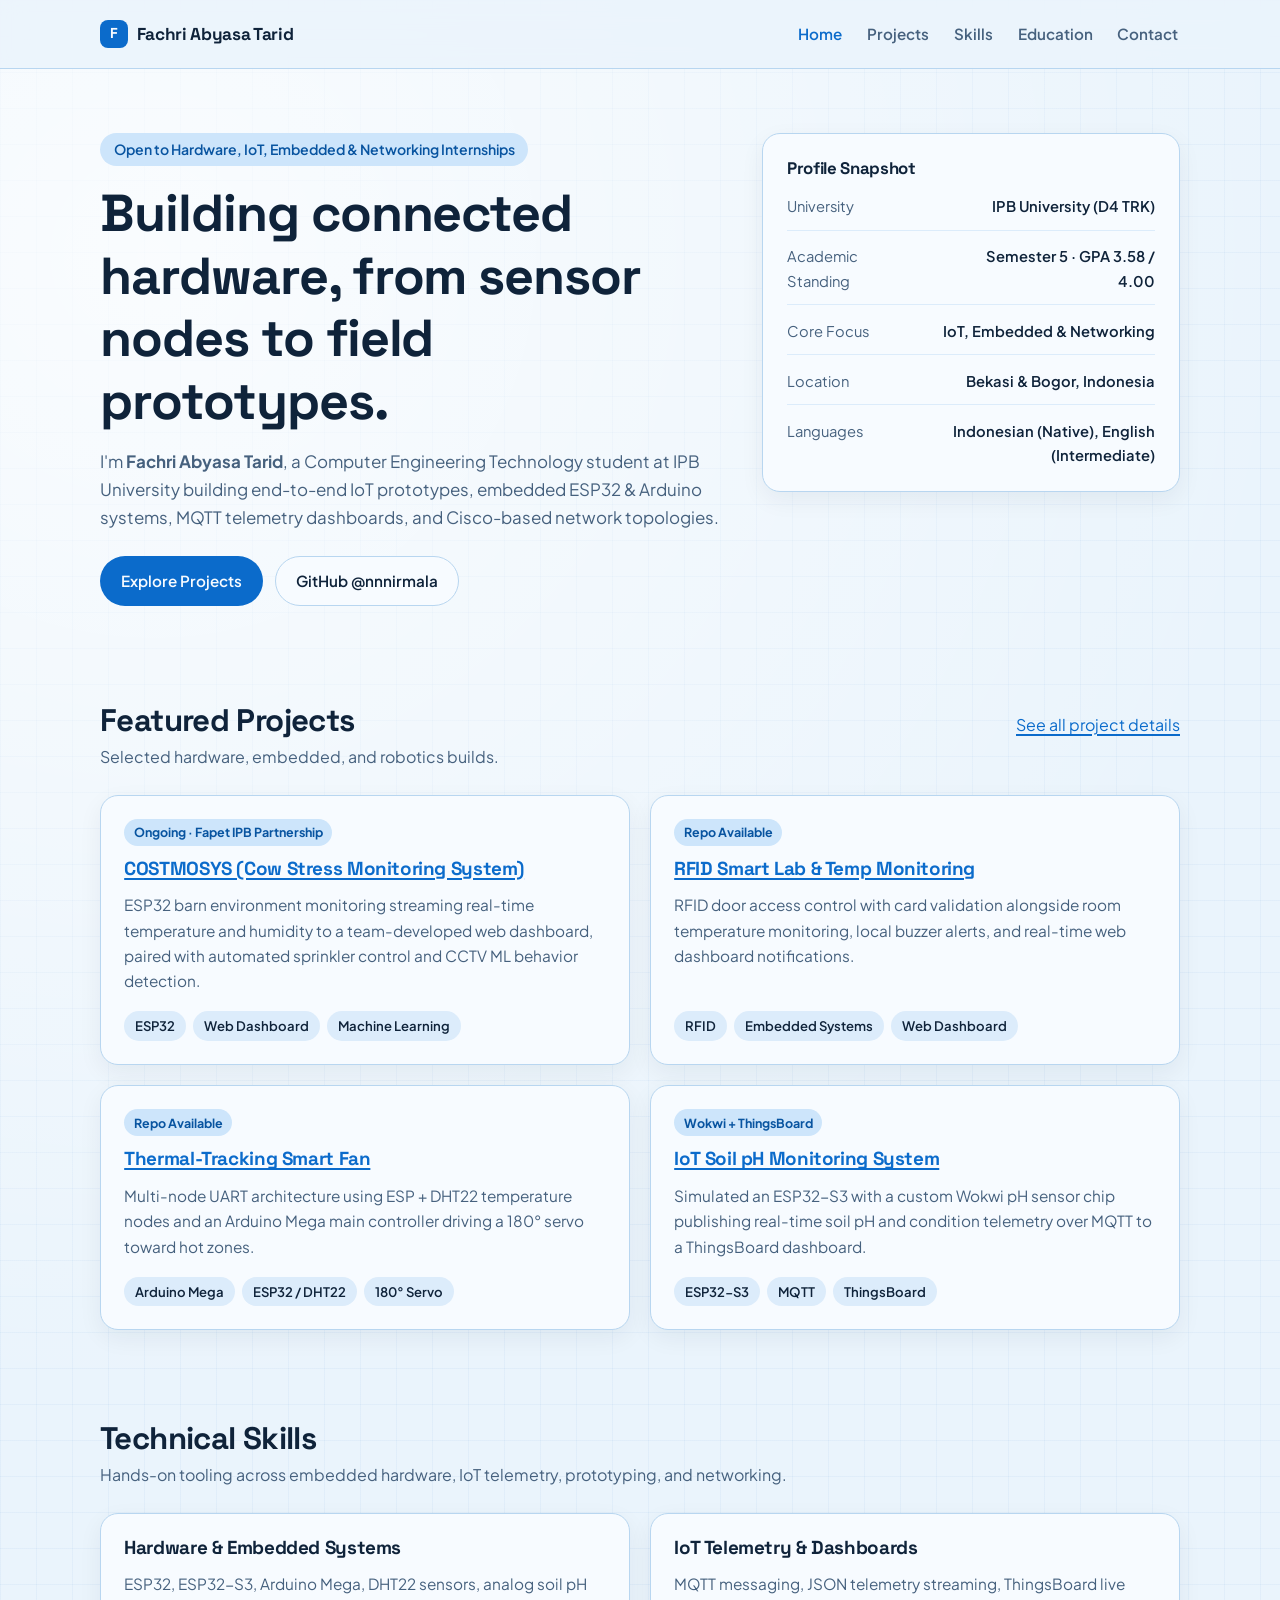
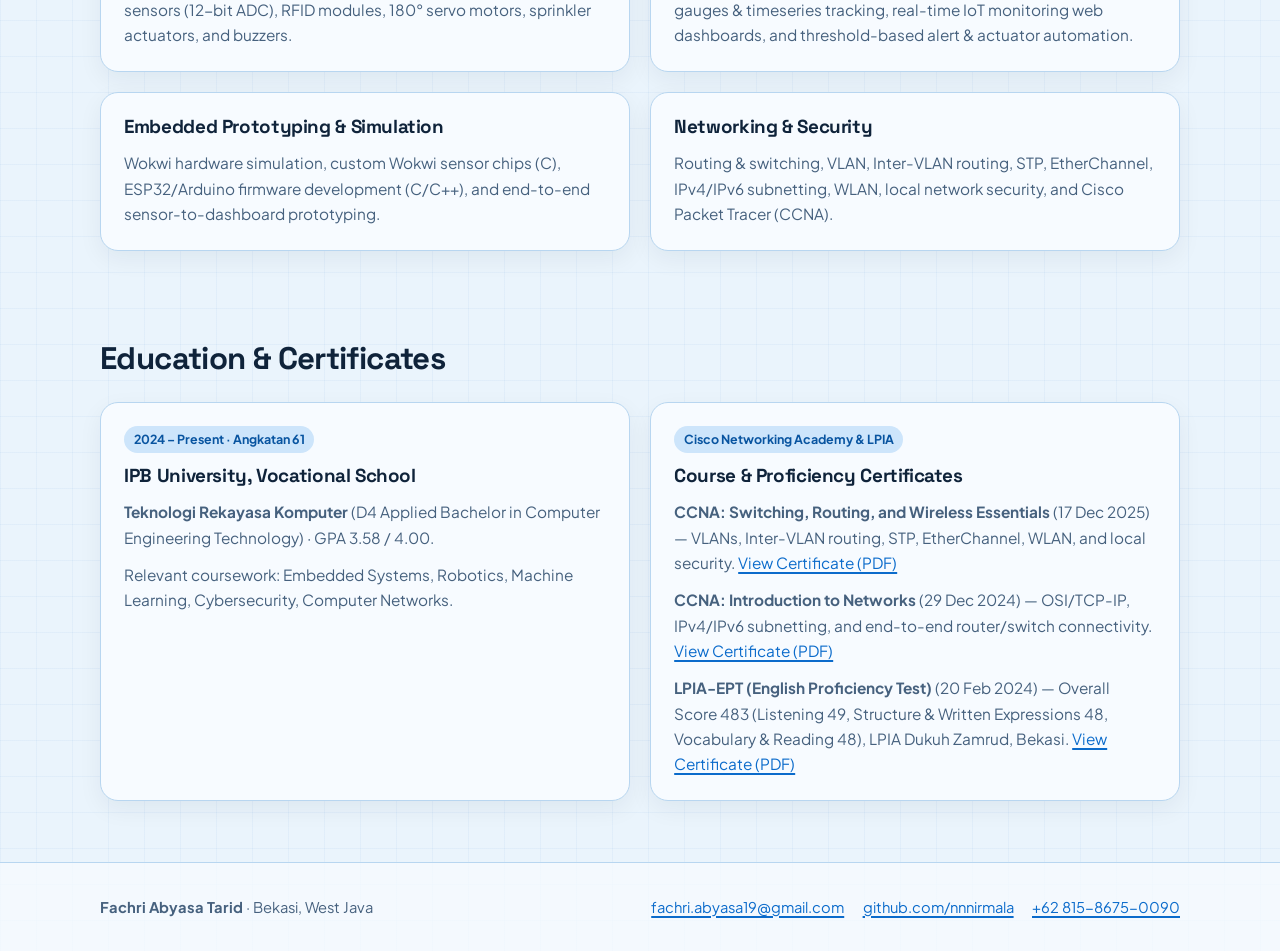
<file: index.html>
<!doctype html>
<html lang="en">
  <head>
    <meta charset="UTF-8">
    <meta name="viewport" content="width=device-width, initial-scale=1">
    <meta name="theme-color" content="#eaf4fc">
    <meta name="description" content="Portfolio of Fachri Abyasa Tarid — Computer Engineering Technology student at IPB University focused on IoT, embedded systems, robotics, and networking.">
    <link rel="icon" href="favicon.svg" type="image/svg+xml">
    <link rel="preconnect" href="https://fonts.googleapis.com">
    <link rel="preconnect" href="https://fonts.gstatic.com" crossorigin>
    <link href="https://fonts.googleapis.com/css2?family=Plus+Jakarta+Sans:wght@400;500;600;700&family=Space+Grotesk:wght@600;700&display=swap" rel="stylesheet">
    <link rel="stylesheet" href="styles.css?v=4">
    <script src="app.js" defer></script>
    <title>Fachri Abyasa Tarid — IoT, Embedded &amp; Hardware Portfolio</title>
  </head>
  <body>
    <a class="skip-link" href="#main">Skip to content</a>

    <header class="site-header">
      <div class="wrap header-inner">
        <a class="brand" href="index.html">
          <span class="brand-mark" aria-hidden="true">F</span>
          <span>Fachri Abyasa Tarid</span>
        </a>
        <nav aria-label="Main navigation">
          <button class="nav-toggle" type="button" aria-expanded="false" aria-controls="nav-menu">Menu</button>
          <ul id="nav-menu" class="nav-list">
            <li><a href="index.html" aria-current="page">Home</a></li>
            <li><a href="projects.html">Projects</a></li>
            <li><a href="#skills">Skills</a></li>
            <li><a href="#education">Education</a></li>
            <li><a href="#contact">Contact</a></li>
          </ul>
        </nav>
      </div>
    </header>

    <main id="main" tabindex="-1">
      <section class="hero">
        <div class="wrap hero-grid">
          <div>
            <span class="role-pill">Open to Hardware, IoT, Embedded &amp; Networking Internships</span>
            <h1>Building connected hardware, from sensor nodes to field prototypes.</h1>
            <p class="hero-lead">
              I'm <strong>Fachri Abyasa Tarid</strong>, a Computer Engineering Technology student at IPB University
              building end-to-end IoT prototypes, embedded ESP32 &amp; Arduino systems, MQTT telemetry dashboards,
              and Cisco-based network topologies.
            </p>
            <div class="btn-row">
              <a class="btn btn-primary" href="projects.html">Explore Projects</a>
              <a class="btn btn-secondary" href="https://github.com/nnnirmala" target="_blank" rel="noopener noreferrer">GitHub @nnnirmala</a>
            </div>
          </div>

          <aside class="spec-card" aria-label="Quick profile summary">
            <h2>Profile Snapshot</h2>
            <dl class="spec-list">
              <div class="spec-item">
                <dt class="spec-label">University</dt>
                <dd class="spec-value">IPB University (D4 TRK)</dd>
              </div>
              <div class="spec-item">
                <dt class="spec-label">Academic Standing</dt>
                <dd class="spec-value">Semester 5 · GPA 3.58 / 4.00</dd>
              </div>
              <div class="spec-item">
                <dt class="spec-label">Core Focus</dt>
                <dd class="spec-value">IoT, Embedded &amp; Networking</dd>
              </div>
              <div class="spec-item">
                <dt class="spec-label">Location</dt>
                <dd class="spec-value">Bekasi &amp; Bogor, Indonesia</dd>
              </div>
              <div class="spec-item">
                <dt class="spec-label">Languages</dt>
                <dd class="spec-value">Indonesian (Native), English (Intermediate)</dd>
              </div>
            </dl>
          </aside>
        </div>
      </section>

      <section class="section" id="featured-projects">
        <div class="wrap">
          <div class="section-head">
            <div>
              <h2>Featured Projects</h2>
              <p class="section-sub">Selected hardware, embedded, and robotics builds.</p>
            </div>
            <a href="projects.html">See all project details</a>
          </div>

          <div class="grid-2">
            <article class="card">
              <span class="status-badge">Ongoing · Fapet IPB Partnership</span>
              <h3><a href="projects.html#cow-heat-stress">COSTMOSYS (Cow Stress Monitoring System)</a></h3>
              <p>ESP32 barn environment monitoring streaming real-time temperature and humidity to a team-developed web dashboard, paired with automated sprinkler control and CCTV ML behavior detection.</p>
              <div class="tag-row">
                <span class="tag">ESP32</span>
                <span class="tag">Web Dashboard</span>
                <span class="tag">Machine Learning</span>
              </div>
            </article>

            <article class="card">
              <span class="status-badge">Repo Available</span>
              <h3><a href="projects.html#rfid-smart-lab">RFID Smart Lab &amp; Temp Monitoring</a></h3>
              <p>RFID door access control with card validation alongside room temperature monitoring, local buzzer alerts, and real-time web dashboard notifications.</p>
              <div class="tag-row">
                <span class="tag">RFID</span>
                <span class="tag">Embedded Systems</span>
                <span class="tag">Web Dashboard</span>
              </div>
            </article>

            <article class="card">
              <span class="status-badge">Repo Available</span>
              <h3><a href="projects.html#thermal-fan">Thermal-Tracking Smart Fan</a></h3>
              <p>Multi-node UART architecture using ESP + DHT22 temperature nodes and an Arduino Mega main controller driving a 180° servo toward hot zones.</p>
              <div class="tag-row">
                <span class="tag">Arduino Mega</span>
                <span class="tag">ESP32 / DHT22</span>
                <span class="tag">180° Servo</span>
              </div>
            </article>

            <article class="card">
              <span class="status-badge">Wokwi + ThingsBoard</span>
              <h3><a href="projects.html#soil-ph">IoT Soil pH Monitoring System</a></h3>
              <p>Simulated an ESP32-S3 with a custom Wokwi pH sensor chip publishing real-time soil pH and condition telemetry over MQTT to a ThingsBoard dashboard.</p>
              <div class="tag-row">
                <span class="tag">ESP32-S3</span>
                <span class="tag">MQTT</span>
                <span class="tag">ThingsBoard</span>
              </div>
            </article>
          </div>
        </div>
      </section>

      <section class="section" id="skills">
        <div class="wrap">
          <div class="section-head">
            <div>
              <h2>Technical Skills</h2>
              <p class="section-sub">Hands-on tooling across embedded hardware, IoT telemetry, prototyping, and networking.</p>
            </div>
          </div>

          <div class="grid-2">
            <article class="card">
              <h3>Hardware &amp; Embedded Systems</h3>
              <p>ESP32, ESP32-S3, Arduino Mega, DHT22 sensors, analog soil pH sensors (12-bit ADC), RFID modules, 180° servo motors, sprinkler actuators, and buzzers.</p>
            </article>
            <article class="card">
              <h3>IoT Telemetry &amp; Dashboards</h3>
              <p>MQTT messaging, JSON telemetry streaming, ThingsBoard live gauges &amp; timeseries tracking, real-time IoT monitoring web dashboards, and threshold-based alert &amp; actuator automation.</p>
            </article>
            <article class="card">
              <h3>Embedded Prototyping &amp; Simulation</h3>
              <p>Wokwi hardware simulation, custom Wokwi sensor chips (C), ESP32/Arduino firmware development (C/C++), and end-to-end sensor-to-dashboard prototyping.</p>
            </article>
            <article class="card">
              <h3>Networking &amp; Security</h3>
              <p>Routing &amp; switching, VLAN, Inter-VLAN routing, STP, EtherChannel, IPv4/IPv6 subnetting, WLAN, local network security, and Cisco Packet Tracer (CCNA).</p>
            </article>
          </div>
        </div>
      </section>

      <section class="section" id="education">
        <div class="wrap">
          <div class="section-head">
            <div>
              <h2>Education &amp; Certificates</h2>
            </div>
          </div>

          <div class="grid-2">
            <article class="card">
              <span class="status-badge">2024 – Present · Angkatan 61</span>
              <h3>IPB University, Vocational School</h3>
              <p><strong>Teknologi Rekayasa Komputer</strong> (D4 Applied Bachelor in Computer Engineering Technology) · GPA 3.58 / 4.00.</p>
              <p>Relevant coursework: Embedded Systems, Robotics, Machine Learning, Cybersecurity, Computer Networks.</p>
            </article>

            <article class="card">
              <span class="status-badge">Cisco Networking Academy &amp; LPIA</span>
              <h3>Course &amp; Proficiency Certificates</h3>
              <p><strong>CCNA: Switching, Routing, and Wireless Essentials</strong> (17 Dec 2025) — VLANs, Inter-VLAN routing, STP, EtherChannel, WLAN, and local security. <a href="assets/certs/ccna-srwe-2025.pdf" target="_blank" rel="noopener noreferrer">View Certificate (PDF)</a></p>
              <p><strong>CCNA: Introduction to Networks</strong> (29 Dec 2024) — OSI/TCP-IP, IPv4/IPv6 subnetting, and end-to-end router/switch connectivity. <a href="assets/certs/ccna-itn-2024.pdf" target="_blank" rel="noopener noreferrer">View Certificate (PDF)</a></p>
              <p><strong>LPIA-EPT (English Proficiency Test)</strong> (20 Feb 2024) — Overall Score 483 (Listening 49, Structure &amp; Written Expressions 48, Vocabulary &amp; Reading 48), LPIA Dukuh Zamrud, Bekasi. <a href="assets/certs/lpia-ept-2024.pdf" target="_blank" rel="noopener noreferrer">View Certificate (PDF)</a></p>
            </article>
          </div>
        </div>
      </section>
    </main>

    <footer class="site-footer" id="contact">
      <div class="wrap footer-inner">
        <div>
          <strong>Fachri Abyasa Tarid</strong> · Bekasi, West Java
        </div>
        <div class="footer-links">
          <a href="mailto:fachri.abyasa19@gmail.com">fachri.abyasa19@gmail.com</a>
          <a href="https://github.com/nnnirmala" target="_blank" rel="noopener noreferrer">github.com/nnnirmala</a>
          <a href="tel:+6281586750090">+62 815-8675-0090</a>
        </div>
      </div>
    </footer>
  </body>
</html>
</file>
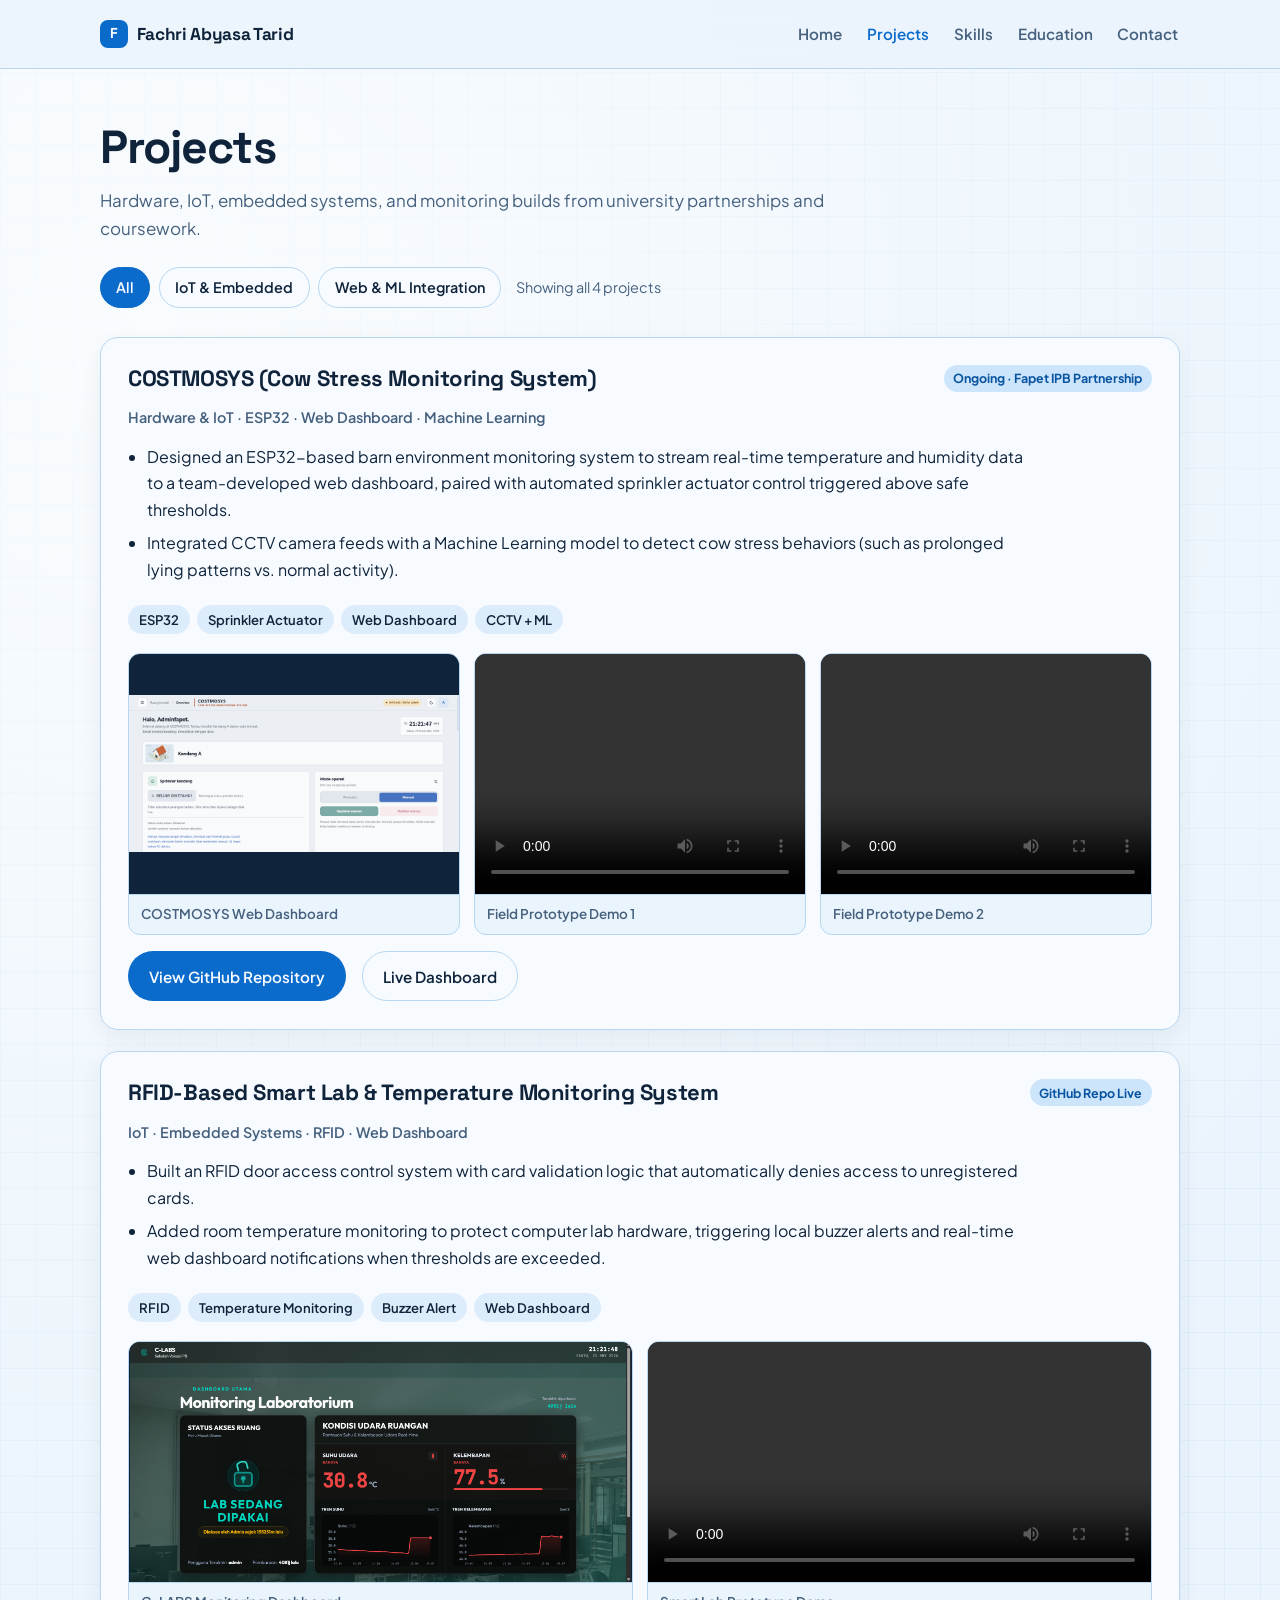
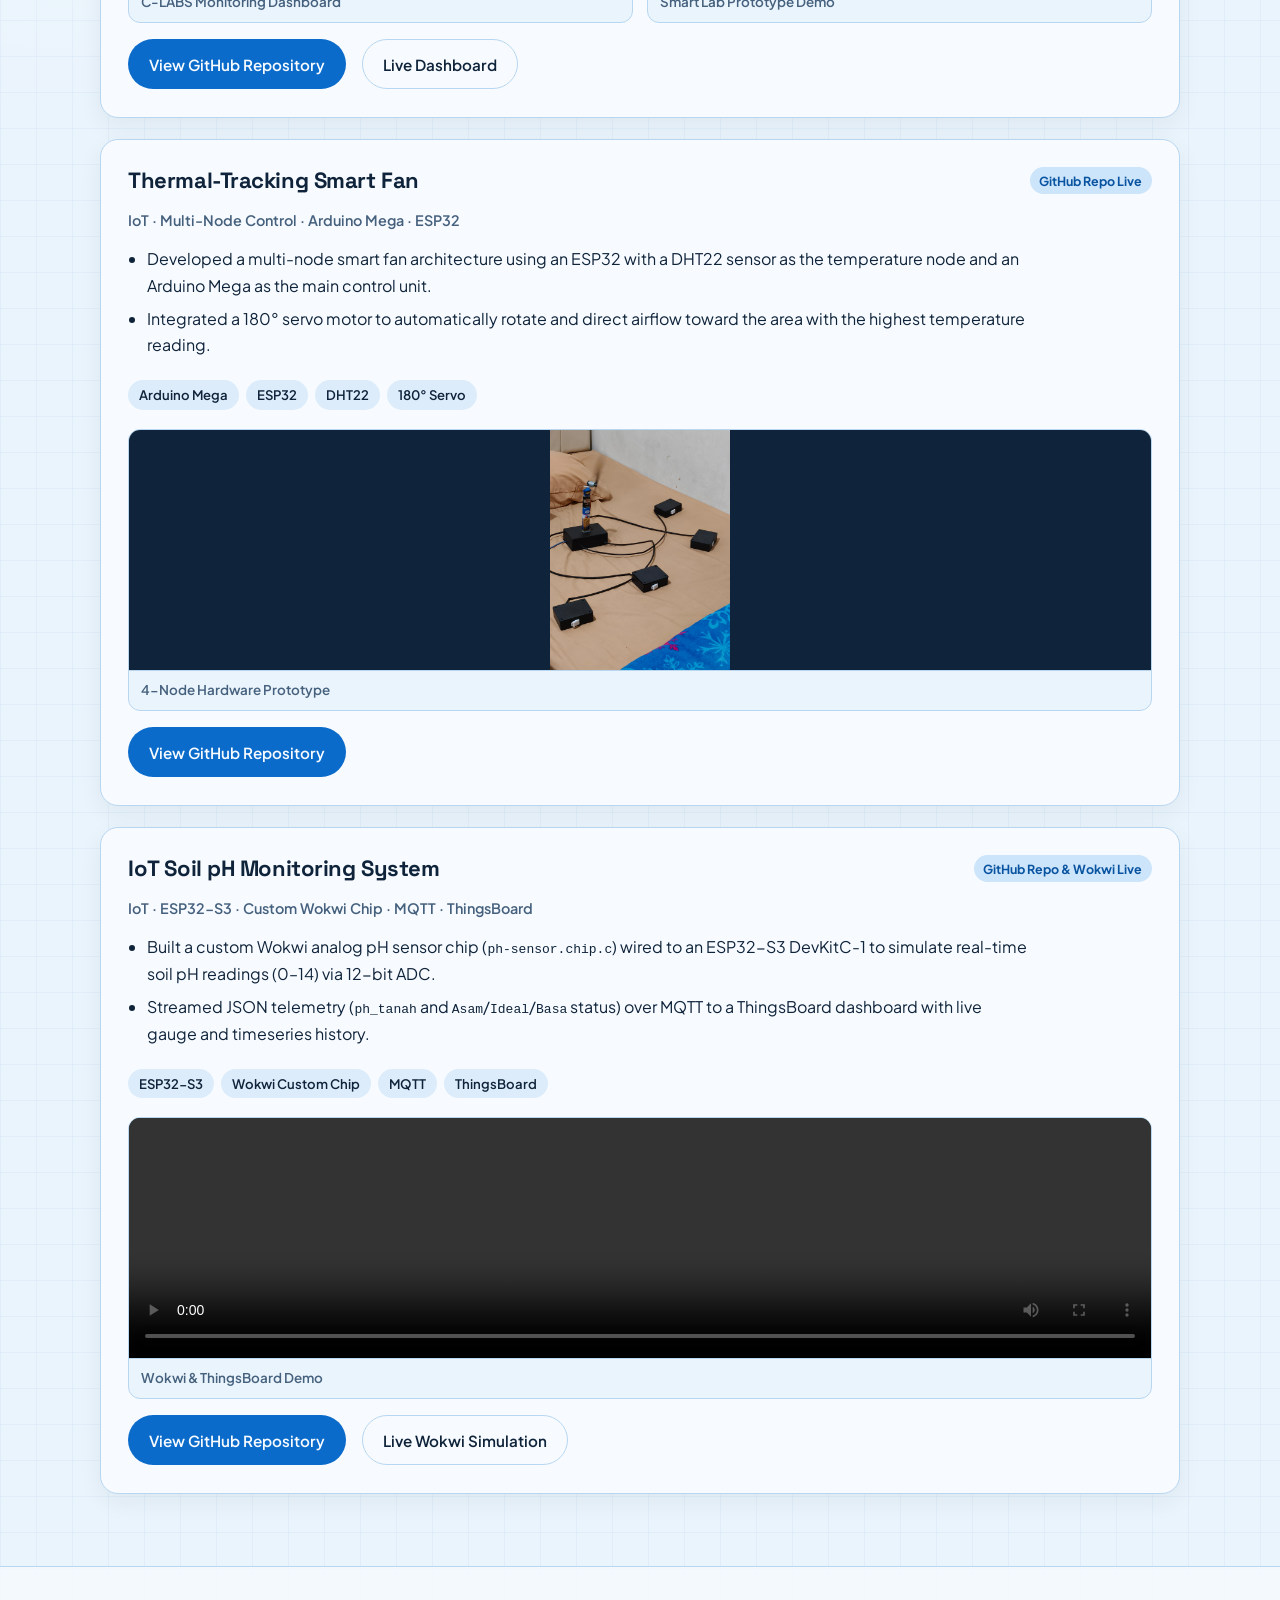
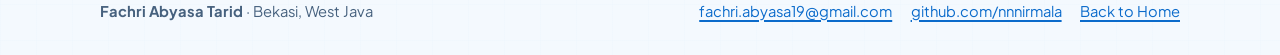
<file: projects.html>
<!doctype html>
<html lang="en">
  <head>
    <meta charset="UTF-8">
    <meta name="viewport" content="width=device-width, initial-scale=1">
    <meta name="theme-color" content="#eaf4fc">
    <meta name="description" content="Hardware, IoT, embedded systems, and web-integrated projects by Fachri Abyasa Tarid.">
    <link rel="icon" href="favicon.svg" type="image/svg+xml">
    <link rel="preconnect" href="https://fonts.googleapis.com">
    <link rel="preconnect" href="https://fonts.gstatic.com" crossorigin>
    <link href="https://fonts.googleapis.com/css2?family=Plus+Jakarta+Sans:wght@400;500;600;700&family=Space+Grotesk:wght@600;700&display=swap" rel="stylesheet">
    <link rel="stylesheet" href="styles.css?v=4">
    <script src="app.js" defer></script>
    <title>Projects — Fachri Abyasa Tarid</title>
  </head>
  <body>
    <a class="skip-link" href="#main">Skip to content</a>

    <header class="site-header">
      <div class="wrap header-inner">
        <a class="brand" href="index.html">
          <span class="brand-mark" aria-hidden="true">F</span>
          <span>Fachri Abyasa Tarid</span>
        </a>
        <nav aria-label="Main navigation">
          <button class="nav-toggle" type="button" aria-expanded="false" aria-controls="nav-menu">Menu</button>
          <ul id="nav-menu" class="nav-list">
            <li><a href="index.html">Home</a></li>
            <li><a href="projects.html" aria-current="page">Projects</a></li>
            <li><a href="index.html#skills">Skills</a></li>
            <li><a href="index.html#education">Education</a></li>
            <li><a href="index.html#contact">Contact</a></li>
          </ul>
        </nav>
      </div>
    </header>

    <main id="main" tabindex="-1">
      <section class="page-hero">
        <div class="wrap">
          <h1>Projects</h1>
          <p class="hero-lead">
            Hardware, IoT, embedded systems, and monitoring builds from university partnerships and coursework.
          </p>

          <div class="filters" role="group" aria-label="Filter projects by category" id="filters">
            <button type="button" class="chip" data-filter="all" aria-pressed="true">All</button>
            <button type="button" class="chip" data-filter="iot" aria-pressed="false">IoT &amp; Embedded</button>
            <button type="button" class="chip" data-filter="web-ml" aria-pressed="false">Web &amp; ML Integration</button>
            <p class="filter-status" role="status">Showing all 4 projects</p>
          </div>
          <p class="empty" id="empty" hidden>No projects match this filter.</p>
        </div>
      </section>

      <section class="wrap project-stack" aria-label="Project list">
        <article class="project-entry" id="cow-heat-stress" data-categories="iot web-ml">
          <div class="project-top">
            <h2>COSTMOSYS (Cow Stress Monitoring System)</h2>
            <span class="status-badge">Ongoing · Fapet IPB Partnership</span>
          </div>
          <p class="project-meta">Hardware &amp; IoT · ESP32 · Web Dashboard · Machine Learning</p>
          <ul class="project-points">
            <li>Designed an ESP32-based barn environment monitoring system to stream real-time temperature and humidity data to a team-developed web dashboard, paired with automated sprinkler actuator control triggered above safe thresholds.</li>
            <li>Integrated CCTV camera feeds with a Machine Learning model to detect cow stress behaviors (such as prolonged lying patterns vs. normal activity).</li>
          </ul>
          <div class="tag-row">
            <span class="tag">ESP32</span>
            <span class="tag">Sprinkler Actuator</span>
            <span class="tag">Web Dashboard</span>
            <span class="tag">CCTV + ML</span>
          </div>
          <div class="media-grid">
            <figure class="media-item">
              <img src="assets/media/costmosys-dashboard.png" alt="COSTMOSYS SmartCow web dashboard overview" loading="lazy">
              <figcaption>COSTMOSYS Web Dashboard</figcaption>
            </figure>
            <figure class="media-item">
              <video controls preload="metadata" src="assets/media/costmosys-demo-1.mp4"></video>
              <figcaption>Field Prototype Demo 1</figcaption>
            </figure>
            <figure class="media-item">
              <video controls preload="metadata" src="assets/media/costmosys-demo-2.mp4"></video>
              <figcaption>Field Prototype Demo 2</figcaption>
            </figure>
          </div>
          <div class="project-links">
            <a class="btn btn-primary" href="https://github.com/makhdanramadhan-ui/COSTMOSYS" target="_blank" rel="noopener noreferrer">View GitHub Repository</a>
            <a class="btn btn-secondary" href="https://smartcow-de25f.web.app/" target="_blank" rel="noopener noreferrer">Live Dashboard</a>
          </div>
        </article>

        <article class="project-entry" id="rfid-smart-lab" data-categories="iot web-ml">
          <div class="project-top">
            <h2>RFID-Based Smart Lab &amp; Temperature Monitoring System</h2>
            <span class="status-badge">GitHub Repo Live</span>
          </div>
          <p class="project-meta">IoT · Embedded Systems · RFID · Web Dashboard</p>
          <ul class="project-points">
            <li>Built an RFID door access control system with card validation logic that automatically denies access to unregistered cards.</li>
            <li>Added room temperature monitoring to protect computer lab hardware, triggering local buzzer alerts and real-time web dashboard notifications when thresholds are exceeded.</li>
          </ul>
          <div class="tag-row">
            <span class="tag">RFID</span>
            <span class="tag">Temperature Monitoring</span>
            <span class="tag">Buzzer Alert</span>
            <span class="tag">Web Dashboard</span>
          </div>
          <div class="media-grid">
            <figure class="media-item">
              <img src="assets/media/c-labs-dashboard.png" alt="C-LABS Monitoring web dashboard" loading="lazy">
              <figcaption>C-LABS Monitoring Dashboard</figcaption>
            </figure>
            <figure class="media-item">
              <video controls preload="metadata" src="https://github.com/nnnirmala/nnnirmala.github.io/releases/download/media-v1/c-labs-demo.mp4"></video>
              <figcaption>Smart Lab Prototype Demo</figcaption>
            </figure>
          </div>
          <div class="project-links">
            <a class="btn btn-primary" href="https://github.com/Faizylux/C-Labs-Monitoring" target="_blank" rel="noopener noreferrer">View GitHub Repository</a>
            <a class="btn btn-secondary" href="https://monitoring-lab-61a4b.web.app/" target="_blank" rel="noopener noreferrer">Live Dashboard</a>
          </div>
        </article>

        <article class="project-entry" id="thermal-fan" data-categories="iot">
          <div class="project-top">
            <h2>Thermal-Tracking Smart Fan</h2>
            <span class="status-badge">GitHub Repo Live</span>
          </div>
          <p class="project-meta">IoT · Multi-Node Control · Arduino Mega · ESP32</p>
          <ul class="project-points">
            <li>Developed a multi-node smart fan architecture using an ESP32 with a DHT22 sensor as the temperature node and an Arduino Mega as the main control unit.</li>
            <li>Integrated a 180° servo motor to automatically rotate and direct airflow toward the area with the highest temperature reading.</li>
          </ul>
          <div class="tag-row">
            <span class="tag">Arduino Mega</span>
            <span class="tag">ESP32</span>
            <span class="tag">DHT22</span>
            <span class="tag">180° Servo</span>
          </div>
          <div class="media-grid">
            <figure class="media-item">
              <img src="assets/media/thermal-fan-prototype.jpg" alt="Thermal-Tracking Smart Fan 4-node hardware prototype" loading="lazy">
              <figcaption>4-Node Hardware Prototype</figcaption>
            </figure>
          </div>
          <div class="project-links">
            <a class="btn btn-primary" href="https://github.com/nnnirmala/thermal-tracking-smart-fan" target="_blank" rel="noopener noreferrer">View GitHub Repository</a>
          </div>
        </article>

        <article class="project-entry" id="soil-ph" data-categories="iot web-ml">
          <div class="project-top">
            <h2>IoT Soil pH Monitoring System</h2>
            <span class="status-badge">GitHub Repo &amp; Wokwi Live</span>
          </div>
          <p class="project-meta">IoT · ESP32-S3 · Custom Wokwi Chip · MQTT · ThingsBoard</p>
          <ul class="project-points">
            <li>Built a custom Wokwi analog pH sensor chip (<code>ph-sensor.chip.c</code>) wired to an ESP32-S3 DevKitC-1 to simulate real-time soil pH readings (0–14) via 12-bit ADC.</li>
            <li>Streamed JSON telemetry (<code>ph_tanah</code> and <code>Asam</code>/<code>Ideal</code>/<code>Basa</code> status) over MQTT to a ThingsBoard dashboard with live gauge and timeseries history.</li>
          </ul>
          <div class="tag-row">
            <span class="tag">ESP32-S3</span>
            <span class="tag">Wokwi Custom Chip</span>
            <span class="tag">MQTT</span>
            <span class="tag">ThingsBoard</span>
          </div>
          <div class="media-grid">
            <figure class="media-item">
              <video controls preload="metadata" src="https://github.com/nnnirmala/nnnirmala.github.io/releases/download/media-v1/soil-ph-demo.mp4"></video>
              <figcaption>Wokwi &amp; ThingsBoard Demo</figcaption>
            </figure>
          </div>
          <div class="project-links">
            <a class="btn btn-primary" href="https://github.com/nnnirmala/soil-ph-iot-thingsboard" target="_blank" rel="noopener noreferrer">View GitHub Repository</a>
            <a class="btn btn-secondary" href="https://wokwi.com/projects/461304252599949313" target="_blank" rel="noopener noreferrer">Live Wokwi Simulation</a>
          </div>
        </article>
      </section>
    </main>

    <footer class="site-footer">
      <div class="wrap footer-inner">
        <div>
          <strong>Fachri Abyasa Tarid</strong> · Bekasi, West Java
        </div>
        <div class="footer-links">
          <a href="mailto:fachri.abyasa19@gmail.com">fachri.abyasa19@gmail.com</a>
          <a href="https://github.com/nnnirmala" target="_blank" rel="noopener noreferrer">github.com/nnnirmala</a>
          <a href="index.html">Back to Home</a>
        </div>
      </div>
    </footer>
  </body>
</html>
</file>
<file: styles.css>
:root {
  --bg: #eaf4fc;
  --surface: #f7fbff;
  --surface-alt: #dcecfb;
  --ink: #0f233a;
  --ink-muted: #46617e;
  --accent: #0b6bcb;
  --accent-hover: #0854a0;
  --accent-soft: #cde5fb;
  --border: #b8d6f0;
  --shadow: 0 8px 24px rgba(15, 35, 58, 0.06);
  --radius-lg: 18px;
  --radius-md: 12px;
  --radius-pill: 999px;
  --max-w: 1080px;
}

*,
*::before,
*::after {
  box-sizing: border-box;
}

html {
  scroll-behavior: smooth;
}

body {
  margin: 0;
  font-family: "Plus Jakarta Sans", system-ui, -apple-system, "Segoe UI", sans-serif;
  background-color: var(--bg);
  background-image:
    radial-gradient(circle at 12% 10%, rgba(255, 255, 255, 0.75) 0%, transparent 45%),
    linear-gradient(to right, rgba(11, 107, 203, 0.045) 1px, transparent 1px),
    linear-gradient(to bottom, rgba(11, 107, 203, 0.045) 1px, transparent 1px);
  background-size: 100% 100%, 36px 36px, 36px 36px;
  color: var(--ink);
  line-height: 1.65;
  -webkit-font-smoothing: antialiased;
}

h1, h2, h3, .brand {
  font-family: "Space Grotesk", system-ui, -apple-system, sans-serif;
  letter-spacing: -0.02em;
  line-height: 1.2;
  margin: 0;
}

a {
  color: var(--accent);
  text-decoration-thickness: 1.5px;
  text-underline-offset: 3px;
}

a:hover {
  color: var(--accent-hover);
}

:focus-visible {
  outline: 2.5px solid var(--accent);
  outline-offset: 3px;
}

.skip-link {
  position: absolute;
  left: -9999px;
  top: 0;
  background: var(--ink);
  color: var(--surface);
  padding: 0.6rem 1rem;
  z-index: 100;
  border-radius: 0 0 8px 0;
}

.skip-link:focus {
  left: 0;
}

.wrap {
  width: min(100% - 2.2rem, var(--max-w));
  margin-inline: auto;
}

/* Header */
.site-header {
  position: sticky;
  top: 0;
  z-index: 40;
  background: rgba(234, 244, 252, 0.86);
  backdrop-filter: blur(12px);
  border-bottom: 1px solid var(--border);
}

.header-inner {
  display: flex;
  align-items: center;
  justify-content: space-between;
  gap: 1rem;
  min-height: 68px;
}

.brand {
  font-weight: 700;
  font-size: 1.08rem;
  color: var(--ink);
  text-decoration: none;
  display: inline-flex;
  align-items: center;
  gap: 0.55rem;
}

.brand-mark {
  width: 28px;
  height: 28px;
  border-radius: 8px;
  background: var(--accent);
  color: var(--surface);
  display: grid;
  place-items: center;
  font-size: 0.9rem;
  font-weight: 700;
}

.nav-toggle {
  display: none;
  background: var(--surface);
  border: 1px solid var(--border);
  border-radius: 10px;
  padding: 0.45rem 0.8rem;
  font: inherit;
  font-weight: 600;
  color: var(--ink);
  cursor: pointer;
}

.nav-list {
  list-style: none;
  display: flex;
  align-items: center;
  gap: 1.35rem;
  margin: 0;
  padding: 0;
}

.nav-list a {
  color: var(--ink-muted);
  text-decoration: none;
  font-weight: 600;
  font-size: 0.95rem;
  padding: 0.35rem 0.1rem;
  transition: color 0.15s ease;
}

.nav-list a:hover,
.nav-list a[aria-current="page"] {
  color: var(--accent);
}

/* Buttons */
.btn-row {
  display: flex;
  flex-wrap: wrap;
  gap: 0.75rem;
  margin-top: 1.5rem;
}

.btn {
  display: inline-flex;
  align-items: center;
  gap: 0.45rem;
  padding: 0.72rem 1.25rem;
  border-radius: var(--radius-pill);
  font-weight: 600;
  font-size: 0.95rem;
  text-decoration: none;
  border: 1px solid transparent;
  cursor: pointer;
  transition: background-color 0.15s ease, transform 0.15s ease, border-color 0.15s ease;
}

.btn-primary {
  background: var(--accent);
  color: var(--surface);
}

.btn-primary:hover {
  background: var(--accent-hover);
  color: var(--surface);
  transform: translateY(-1px);
}

.btn-secondary {
  background: var(--surface);
  color: var(--ink);
  border-color: var(--border);
}

.btn-secondary:hover {
  background: var(--surface-alt);
  color: var(--ink);
}

/* Hero */
.hero {
  padding: 4rem 0 3.2rem;
}

.hero-grid {
  display: grid;
  grid-template-columns: 1.35fr 0.9fr;
  gap: 2.2rem;
  align-items: start;
}

.role-pill {
  display: inline-block;
  background: var(--accent-soft);
  color: var(--accent-hover);
  font-weight: 600;
  font-size: 0.88rem;
  padding: 0.32rem 0.85rem;
  border-radius: var(--radius-pill);
  margin-bottom: 1rem;
}

.hero h1 {
  font-size: clamp(2.1rem, 4.2vw, 3.25rem);
  margin-bottom: 1rem;
}

.hero-lead {
  font-size: 1.06rem;
  color: var(--ink-muted);
  max-width: 62ch;
  margin: 0;
}

.spec-card {
  background: var(--surface);
  border: 1px solid var(--border);
  border-radius: var(--radius-lg);
  padding: 1.5rem;
  box-shadow: var(--shadow);
}

.spec-card h2 {
  font-size: 1.05rem;
  margin-bottom: 1rem;
  color: var(--ink);
}

.spec-list {
  margin: 0;
  display: grid;
  gap: 0.85rem;
}

.spec-item {
  display: flex;
  justify-content: space-between;
  gap: 1rem;
  padding-bottom: 0.7rem;
  border-bottom: 1px solid var(--surface-alt);
  font-size: 0.92rem;
}

.spec-item:last-child {
  border-bottom: none;
  padding-bottom: 0;
}

.spec-label {
  color: var(--ink-muted);
}

.spec-value {
  font-weight: 600;
  text-align: right;
}

/* Sections */
.section {
  padding: 2.8rem 0;
}

.section-head {
  display: flex;
  flex-wrap: wrap;
  align-items: baseline;
  justify-content: space-between;
  gap: 1rem;
  margin-bottom: 1.5rem;
}

.section-head h2 {
  font-size: clamp(1.5rem, 2.5vw, 1.95rem);
}

.section-sub {
  color: var(--ink-muted);
  margin: 0.3rem 0 0;
  max-width: 65ch;
}

/* Cards & Grids */
.grid-2 {
  display: grid;
  grid-template-columns: repeat(2, minmax(0, 1fr));
  gap: 1.25rem;
}

.card {
  background: var(--surface);
  border: 1px solid var(--border);
  border-radius: var(--radius-lg);
  padding: 1.45rem;
  box-shadow: var(--shadow);
  display: flex;
  flex-direction: column;
  gap: 0.75rem;
}

.card h3 {
  font-size: 1.18rem;
}

.card p {
  margin: 0;
  color: var(--ink-muted);
  font-size: 0.96rem;
}

.tag-row {
  display: flex;
  flex-wrap: wrap;
  gap: 0.45rem;
  margin-top: auto;
  padding-top: 0.35rem;
}

.tag {
  background: var(--surface-alt);
  color: var(--ink);
  font-size: 0.82rem;
  font-weight: 600;
  padding: 0.25rem 0.68rem;
  border-radius: var(--radius-pill);
}

.status-badge {
  display: inline-block;
  font-size: 0.78rem;
  font-weight: 700;
  padding: 0.2rem 0.6rem;
  border-radius: var(--radius-pill);
  background: var(--accent-soft);
  color: var(--accent-hover);
  align-self: flex-start;
}

/* Projects Page */
.page-hero {
  padding: 3.2rem 0 1.8rem;
}

.page-hero h1 {
  font-size: clamp(2rem, 4vw, 2.9rem);
  margin-bottom: 0.7rem;
}

.filters {
  display: flex;
  flex-wrap: wrap;
  align-items: center;
  gap: 0.55rem;
  margin-top: 1.5rem;
}

.chip {
  background: var(--surface);
  color: var(--ink);
  border: 1px solid var(--border);
  border-radius: var(--radius-pill);
  padding: 0.48rem 0.95rem;
  font: inherit;
  font-size: 0.9rem;
  font-weight: 600;
  cursor: pointer;
  transition: background-color 0.15s ease, color 0.15s ease, border-color 0.15s ease;
}

.chip:hover {
  background: var(--surface-alt);
}

.chip[aria-pressed="true"] {
  background: var(--accent);
  color: var(--surface);
  border-color: var(--accent);
}

.filter-status {
  margin: 0 0 0 0.4rem;
  font-size: 0.9rem;
  color: var(--ink-muted);
}

.project-stack {
  display: grid;
  gap: 1.35rem;
  padding-bottom: 3.5rem;
}

.project-entry {
  background: var(--surface);
  border: 1px solid var(--border);
  border-radius: var(--radius-lg);
  padding: 1.7rem;
  box-shadow: var(--shadow);
  scroll-margin-top: 90px;
  min-width: 0;
  overflow: hidden;
}

.project-entry[hidden] {
  display: none;
}

.project-entry:target {
  border-color: var(--accent);
  box-shadow: 0 0 0 3px rgba(11, 107, 203, 0.16), var(--shadow);
}

.project-top {
  display: flex;
  flex-wrap: wrap;
  justify-content: space-between;
  align-items: flex-start;
  gap: 0.75rem;
  margin-bottom: 0.75rem;
}

.project-top h2 {
  font-size: 1.38rem;
}

.project-meta {
  color: var(--ink-muted);
  font-size: 0.9rem;
  font-weight: 600;
  margin-bottom: 0.85rem;
}

.project-points {
  margin: 0 0 1rem;
  padding-left: 1.2rem;
  color: var(--ink);
  max-width: 75ch;
}

.project-points li + li {
  margin-top: 0.45rem;
}

.project-links {
  display: flex;
  flex-wrap: wrap;
  align-items: center;
  gap: 1rem;
  margin-top: 1rem;
}

.media-grid {
  display: grid;
  grid-template-columns: repeat(auto-fit, minmax(220px, 1fr));
  gap: 0.9rem;
  margin: 1.15rem 0 0.5rem;
}

.media-item {
  margin: 0;
  min-width: 0;
  background: var(--bg);
  border: 1px solid var(--border);
  border-radius: var(--radius-md);
  overflow: hidden;
  display: flex;
  flex-direction: column;
}

.media-item img,
.media-item video {
  width: 100%;
  max-width: 100%;
  height: 240px;
  object-fit: contain;
  display: block;
  background: #0f233a;
}

.media-item figcaption {
  padding: 0.55rem 0.75rem;
  font-size: 0.84rem;
  font-weight: 600;
  color: var(--ink-muted);
  border-top: 1px solid var(--border);
}

/* Footer */
.site-footer {
  border-top: 1px solid var(--border);
  background: rgba(247, 251, 255, 0.75);
  padding: 2rem 0;
  margin-top: 1rem;
}

.footer-inner {
  display: flex;
  flex-wrap: wrap;
  justify-content: space-between;
  align-items: center;
  gap: 1rem;
  font-size: 0.92rem;
  color: var(--ink-muted);
}

.footer-links {
  display: flex;
  flex-wrap: wrap;
  gap: 1.15rem;
}

@media (max-width: 820px) {
  .hero-grid,
  .grid-2 {
    grid-template-columns: 1fr;
  }

  .nav-toggle {
    display: inline-flex;
  }

  .nav-list {
    display: none;
    position: absolute;
    right: 1.1rem;
    top: 64px;
    background: var(--surface);
    border: 1px solid var(--border);
    border-radius: var(--radius-md);
    box-shadow: var(--shadow);
    flex-direction: column;
    align-items: stretch;
    padding: 0.65rem;
    min-width: 190px;
    gap: 0.25rem;
  }

  .nav-list.is-open {
    display: flex;
  }

  .nav-list a {
    padding: 0.45rem 0.65rem;
    border-radius: 8px;
  }

  .nav-list a:hover {
    background: var(--surface-alt);
  }
}

@media (prefers-reduced-motion: reduce) {
  html {
    scroll-behavior: auto;
  }
  .btn {
    transition: none;
  }
}
</file>
